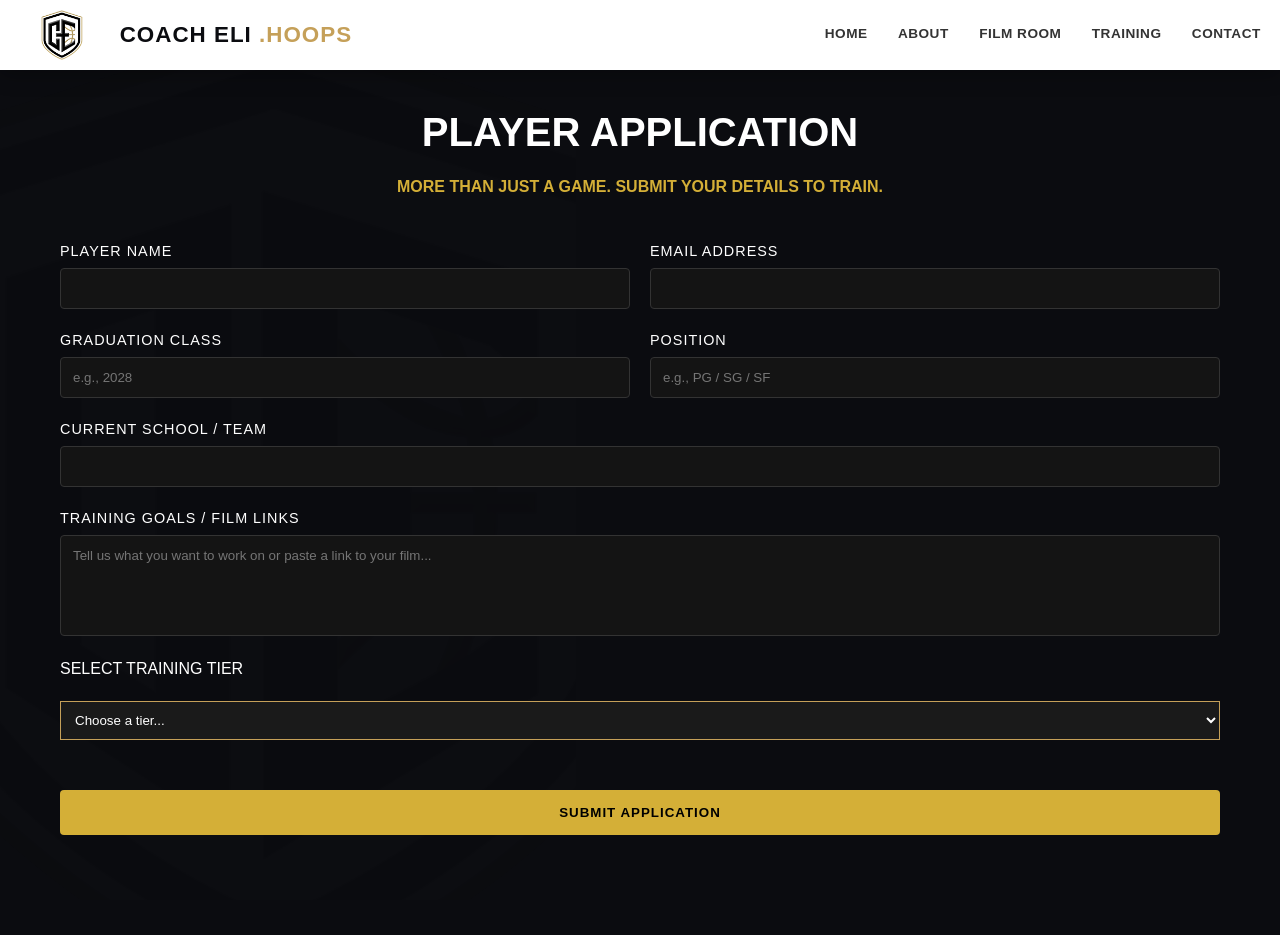
<file: contact.html>
<!DOCTYPE html>
<html lang="en">
<head>
    <meta name="viewport" content="width=device-width, initial-scale=1.0">
    <link rel="stylesheet" href="style.css">
    <!-- Google tag (gtag.js) -->
    <script async src="https://www.googletagmanager.com/gtag/js?id=G-3D3RWR04X3"></script>
    <script>
    window.dataLayer = window.dataLayer || [];
    function gtag(){dataLayer.push(arguments);}
    gtag('js', new Date());

    gtag('config', 'G-3D3RWR04X3');
    </script>
    <meta charset="UTF-8">
    <meta name="viewport" content="width=device-width, initial-scale=1.0">
    <link rel="icon" type="image/png" href="CELogoFavicon.png">
    <title>Coach Eli | Player Development & Performance</title>
</head>
<body>

    <!-- Main Navigation Header -->
    <header>
        
        <!-- Logo and brand text grouped together perfectly on the left -->
        <div class="brand-logo-container">
            <img src="CELogo.png" alt="CE Elite Shield Logo">
            <div class="logo-text">COACH ELI<span> .HOOPS</span></div>
        </div>
        
        <nav class="nav-links">
            <a href="index.html">HOME</a>
            <a href="about.html">ABOUT</a>
            <a href="film-room.html">FILM ROOM</a>
            <a href="training.html">TRAINING</a>
            <a href="contact.html">CONTACT</a>
        </nav>
        </header>

        <!-- Background changed to transparent to let your main site background blend through -->
            <section id="contact" style="padding: 100px 20px; background: transparent; color: #ffffff;">
                <div style="width: 100%; max-width: 1200px; margin: 0 auto; padding: 0 20px; box-sizing: border-box;">
                    <h2 style="text-align: center; font-size: 2.5rem; color: #ffffff; margin-bottom: 10px;">PLAYER APPLICATION</h2>
                    <p style="text-align: center; color: #d4af37; font-weight: 600; margin-bottom: 40px;">MORE THAN JUST A GAME. SUBMIT YOUR DETAILS TO TRAIN.</p>
                    
                    <!-- Added the id="app-form" directly to your actual working form -->
                    <form id="app-form" action="https://formspree.io/f/xnjkpkvy" method="POST" style="display: flex; flex-direction: column; gap: 20px;">
                        <input type="text" name="_gotcha" style="display:none">
                        <input type="hidden" name="_subject" value="NEW PLAYER APPLICATION!">

                        <!-- Row 1: Name & Email -->
                        <div style="display: flex; gap: 20px;">
                            <div style="flex: 1; display: flex; flex-direction: column; gap: 5px;">
                                <label style="font-size: 0.9rem; text-transform: uppercase; letter-spacing: 1px;">Player Name</label>
                                <input type="text" name="name" required style="padding: 12px; background: #141414; border: 1px solid #333; color: #fff; border-radius: 4px;">
                            </div>
                            <div style="flex: 1; display: flex; flex-direction: column; gap: 5px;">
                                <label style="font-size: 0.9rem; text-transform: uppercase; letter-spacing: 1px;">Email Address</label>
                                <input type="email" name="email" required style="padding: 12px; background: #141414; border: 1px solid #333; color: #fff; border-radius: 4px;">
                            </div>
                        </div>

                        <!-- Row 2: Class & Position -->
                        <div style="display: flex; gap: 20px;">
                            <div style="flex: 1; display: flex; flex-direction: column; gap: 5px;">
                                <label style="font-size: 0.9rem; text-transform: uppercase; letter-spacing: 1px;">Graduation Class</label>
                                <input type="text" name="grad_class" placeholder="e.g., 2028" required style="padding: 12px; background: #141414; border: 1px solid #333; color: #fff; border-radius: 4px;">
                            </div>
                            <div style="flex: 1; display: flex; flex-direction: column; gap: 5px;">
                                <label style="font-size: 0.9rem; text-transform: uppercase; letter-spacing: 1px;">Position</label>
                                <input type="text" name="position" placeholder="e.g., PG / SG / SF" required style="padding: 12px; background: #141414; border: 1px solid #333; color: #fff; border-radius: 4px;">
                            </div>
                        </div>

                        <!-- Row 3: School / AAU Team -->
                        <div style="display: flex; flex-direction: column; gap: 5px;">
                            <label style="font-size: 0.9rem; text-transform: uppercase; letter-spacing: 1px;">Current School / Team</label>
                            <input type="text" name="team" required style="padding: 12px; background: #141414; border: 1px solid #333; color: #fff; border-radius: 4px;">
                        </div>

                        <!-- Row 4: Goals / Details -->
                        <div style="display: flex; flex-direction: column; gap: 5px;">
                            <label style="font-size: 0.9rem; text-transform: uppercase; letter-spacing: 1px;">Training Goals / Film Links</label>
                            <textarea name="goals" rows="5" placeholder="Tell us what you want to work on or paste a link to your film..." required style="padding: 12px; background: #141414; border: 1px solid #333; color: #fff; border-radius: 4px; resize: none;"></textarea>
                        </div>

                        <label for="training-tier">SELECT TRAINING TIER</label>
                        <select id="training-tier" name="training-tier" required style="width: 100%; padding: 10px; margin-bottom: 20px; background: #1a1a1a; color: #fff; border: 1px solid #c5a059;">
                            <option value="" disabled selected>Choose a tier...</option>
                            <option value="1-on-1">1-on-1 Elite Progression</option>
                            <option value="small-group">Small Group Skill Lab</option>
                            <option value="team-consulting">Team System Consulting</option>
                        </select>

                        <!-- Submit Button -->
                        <button type="submit" style="background-color: #d4af37; color: #000000; padding: 15px; font-weight: 800; text-transform: uppercase; letter-spacing: 1px; border: none; border-radius: 4px; cursor: pointer; transition: background 0.2s ease-in-out; margin-top: 10px;">
                            Submit Application
                        </button>
                    </form>

                    <!-- Custom success message safely nested inside the main container -->
                    <div id="form-success-msg" style="display: none; text-align: center; padding: 40px; border: 1px dashed #d4af37; border-radius: 8px; background-color: #141414; margin-top: 20px;">
                        <h3 style="color: #d4af37; font-size: 1.8rem; margin-bottom: 10px;">APPLICATION SUBMITTED!</h3>
                        <p style="color: #ffffff;">Thank you for applying. We will review your details and film link shortly.</p>
                    </div>
                </div>
            </section>

            <script>
                const form = document.getElementById("app-form");
                const successMessage = document.getElementById("form-success-msg");

                form.addEventListener("submit", async function(e) {
                    e.preventDefault(); // Prevents redirecting to Formspree page
                    
                    const formData = new FormData(form);
                    
                    const response = await fetch(form.action, {
                        method: form.method,
                        body: formData,
                        headers: {
                            'Accept': 'application/json'
                        }
                    });
                    
                    if (response.ok) {
                        form.style.display = "none"; // Hides form inputs smoothly
                        successMessage.style.display = "block"; // Shows your custom gold message
                        form.reset();
                    } else {
                        alert("Oops! There was a problem submitting your application. Please try again.");
                    }
                });

            </script>

            <script>
                document.addEventListener("DOMContentLoaded", function() {
                    // Automatically detect which training tier the user clicked on
                    const urlParams = new URLSearchParams(window.location.search);
                    const selectedPackage = urlParams.get('package');
                    
                    if (selectedPackage) {
                        // Updated to match your exact HTML id attribute
                        const selectDropdown = document.getElementById('training-tier');
                        
                        if (selectDropdown) {
                            // Matches the URL parameter to your exact HTML option values
                            if (selectedPackage === 'individual') selectDropdown.value = '1-on-1';
                            if (selectedPackage === 'group') selectDropdown.value = 'small-group';
                            if (selectedPackage === 'team') selectDropdown.value = 'team-consulting';
                            
                            // Trigger change event to update the UI
                            selectDropdown.dispatchEvent(new Event('change'));
                        }
                    }
                });
            </script>
</file>
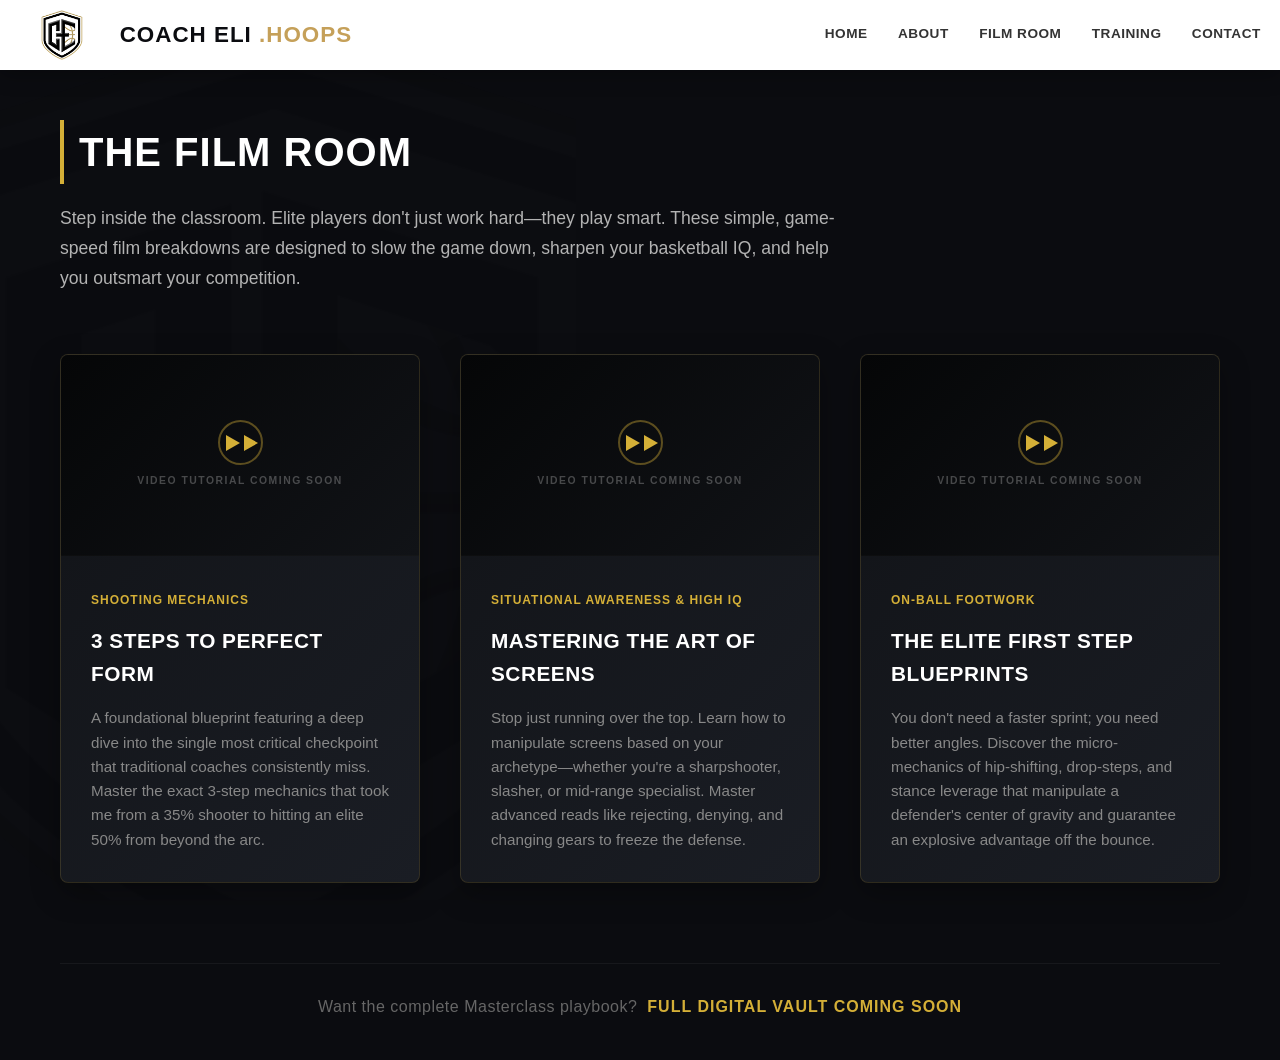
<file: film-room.html>
<!DOCTYPE html>
<html lang="en">
<head>
    <meta name="viewport" content="width=device-width, initial-scale=1.0">
    <link rel="stylesheet" href="style.css">
    <!-- Google tag (gtag.js) -->
    <script async src="https://www.googletagmanager.com/gtag/js?id=G-3D3RWR04X3"></script>
    <script>
    window.dataLayer = window.dataLayer || [];
    function gtag(){dataLayer.push(arguments);}
    gtag('js', new Date());

    gtag('config', 'G-3D3RWR04X3');
    </script>
    <meta charset="UTF-8">
    <link rel="icon" type="image/png" href="CELogoFavicon.png">
    <title>Coach Eli | Player Development & Performance</title>
</head>
<body>

    <!-- Main Navigation Header -->
    <header>
        <!-- Logo and brand text grouped together perfectly on the left -->
        <div class="brand-logo-container">
            <img src="CELogo.png" alt="CE Elite Shield Logo">
            <div class="logo-text">COACH ELI<span> .HOOPS</span></div>
        </div>
        
        <nav class="nav-links">
            <a href="index.html">HOME</a>
            <a href="about.html">ABOUT</a>
            <a href="film-room.html">FILM ROOM</a>
            <a href="training.html">TRAINING</a>
            <a href="contact.html">CONTACT</a>
        </nav>
    </header>

    <section id="film-room" class="film-section" style="background-color: transparent; padding: 120px 0 40px 0;">
        <div class="container" style="max-width: 1200px; margin: 0 auto; padding: 0 20px;">
            
            <h2 class="section-title">The Film Room</h2>
            <p class="film-lead" style="color: #b3b3b3; font-size: 1.1rem; max-width: 800px; line-height: 1.7; margin-bottom: 60px;">
                Step inside the classroom. Elite players don't just work hard—they play smart. These simple, game-speed film breakdowns are designed to slow the game down, sharpen your basketball IQ, and help you outsmart your competition.
            </p>

            <div class="film-grid" style="display: grid; grid-template-columns: repeat(auto-fit, minmax(320px, 1fr)); gap: 40px; margin-bottom: 60px;">
                
                <!-- Card 1: Form Shooting Mechanics -->
                <div class="film-card" style="background: linear-gradient(135deg, #111317 0%, #1a1d24 100%); border: 1px solid rgba(212, 175, 55, 0.15); border-radius: 8px; overflow: hidden; box-shadow: 0 10px 30px rgba(0,0,0,0.3);">
                    <!-- Video Box Placeholder -->
                    <div class="video-thumbnail-placeholder" style="position: relative; width: 100%; aspect-ratio: 16 / 9; background: linear-gradient(135deg, #050607 0%, #111317 100%); display: flex; flex-direction: column; align-items: center; justify-content: center; border-bottom: 1px solid rgba(255, 255, 255, 0.03);">
                        <div class="play-icon-ring" style="width: 45px; height: 45px; border: 2px solid rgba(212, 175, 55, 0.4); border-radius: 50%; display: flex; justify-content: center; align-items: center; position: relative; z-index: 2; margin-bottom: 8px;">
                            <!-- Your custom double-arrow icon engine will render here automatically -->
                            <div style="width: 0; height: 0; border-style: solid; border-width: 8px 0 8px 14px; border-color: transparent transparent transparent #d4af37; margin-left: 4px;"></div>
                        </div>
                        <span style="color: rgba(255, 255, 255, 0.25); font-size: 0.65rem; font-weight: 700; letter-spacing: 1.5px; text-transform: uppercase;">Video Tutorial Coming Soon</span>
                    </div>
                    
                    <div class="card-content" style="padding: 30px;">
                        <span class="badge" style="color: #d4af37; font-size: 0.75rem; font-weight: 700; text-transform: uppercase; letter-spacing: 1px;">Shooting Mechanics</span>
                        <h3 style="color: #fff; font-size: 1.3rem; margin: 12px 0 16px 0; text-transform: uppercase; letter-spacing: 0.5px;">3 Steps to Perfect Form</h3>
                        <p style="color: #888; font-size: 0.95rem; line-height: 1.6; margin: 0;">A foundational blueprint featuring a deep dive into the single most critical checkpoint that traditional coaches consistently miss. Master the exact 3-step mechanics that took me from a 35% shooter to hitting an elite 50% from beyond the arc.</p>
                    </div>
                </div>

                <div class="film-card" style="background: linear-gradient(135deg, #111317 0%, #1a1d24 100%); border: 1px solid rgba(212, 175, 55, 0.15); border-radius: 8px; overflow: hidden; box-shadow: 0 10px 30px rgba(0,0,0,0.3);">
                    <div class="video-thumbnail-placeholder" style="position: relative; width: 100%; aspect-ratio: 16 / 9; background: linear-gradient(135deg, #050607 0%, #111317 100%); display: flex; flex-direction: column; align-items: center; justify-content: center; border-bottom: 1px solid rgba(255, 255, 255, 0.03);">
                        <div class="play-icon-ring" style="width: 45px; height: 45px; border: 2px solid rgba(212, 175, 55, 0.4); border-radius: 50%; display: flex; justify-content: center; align-items: center; position: relative; z-index: 2; margin-bottom: 8px;">
                            <div style="width: 0; height: 0; border-style: solid; border-width: 8px 0 8px 14px; border-color: transparent transparent transparent #d4af37; margin-left: 4px;"></div>
                        </div>
                        <span style="color: rgba(255, 255, 255, 0.25); font-size: 0.65rem; font-weight: 700; letter-spacing: 1.5px; text-transform: uppercase;">Video Tutorial Coming Soon</span>
                    </div>
                    
                    <div class="card-content" style="padding: 30px;">
                        <span class="badge" style="color: #d4af37; font-size: 0.75rem; font-weight: 700; text-transform: uppercase; letter-spacing: 1px;">Situational Awareness & High IQ</span>
                        <h3 style="color: #fff; font-size: 1.3rem; margin: 12px 0 16px 0; text-transform: uppercase; letter-spacing: 0.5px;">Mastering the Art of Screens</h3>
                        <p style="color: #888; font-size: 0.95rem; line-height: 1.6; margin: 0;">
                            Stop just running over the top. Learn how to manipulate screens based on your archetype—whether you're a sharpshooter, slasher, or mid-range specialist. Master advanced reads like rejecting, denying, and changing gears to freeze the defense.
                        </p>
                    </div>
                </div>

                <!-- Card 3 -->
                                <div class="film-card" style="background: linear-gradient(135deg, #111317 0%, #1a1d24 100%); border: 1px solid rgba(212, 175, 55, 0.15); border-radius: 8px; overflow: hidden; box-shadow: 0 10px 30px rgba(0,0,0,0.3);">
                                    <div class="video-thumbnail-placeholder" style="position: relative; width: 100%; aspect-ratio: 16 / 9; background: linear-gradient(135deg, #050607 0%, #111317 100%); display: flex; flex-direction: column; align-items: center; justify-content: center; border-bottom: 1px solid rgba(255, 255, 255, 0.03);">
                                        <div class="play-icon-ring" style="width: 45px; height: 45px; border: 2px solid rgba(212, 175, 55, 0.4); border-radius: 50%; display: flex; justify-content: center; align-items: center; position: relative; z-index: 2; margin-bottom: 8px;">
                                            <div style="width: 0; height: 0; border-style: solid; border-width: 8px 0 8px 14px; border-color: transparent transparent transparent #d4af37; margin-left: 4px;"></div>
                                        </div>
                                        <span style="color: rgba(255, 255, 255, 0.25); font-size: 0.65rem; font-weight: 700; letter-spacing: 1.5px; text-transform: uppercase;">Video Tutorial Coming Soon</span>
                                    </div>
                                    <div class="card-content" style="padding: 30px;">
                                        <span class="badge" style="color: #d4af37; font-size: 0.75rem; font-weight: 700; text-transform: uppercase; letter-spacing: 1px;">On-Ball Footwork</span>
                                        <h3 style="color: #fff; font-size: 1.3rem; margin: 12px 0 16px 0; text-transform: uppercase; letter-spacing: 0.5px;">The Elite First Step Blueprints</h3>
                                        <p style="color: #888; font-size: 0.95rem; line-height: 1.6; margin: 0;">You don't need a faster sprint; you need better angles. Discover the micro-mechanics of hip-shifting, drop-steps, and stance leverage that manipulate a defender's center of gravity and guarantee an explosive advantage off the bounce.</p>
                                    </div>
                                </div>

                            </div> <!-- THIS CLOSING DIV CLOSES THE FILM-GRID SO THE CTA CAN ESCAPE -->

                            <!-- Funnel Link - Completely independent and perfectly centered below the grid -->
                            <div class="film-cta" style="text-align: center; margin-top: 80px; padding-top: 30px; border-top: 1px solid rgba(255, 255, 255, 0.05); width: 100%;">
                                <p style="color: #666; font-size: 1rem; letter-spacing: 0.5px; margin: 0;">
                                    Want the complete Masterclass playbook? <span style="color: #d4af37; font-weight: 700; text-transform: uppercase; margin-left: 5px; letter-spacing: 1px;">Full Digital Vault Coming Soon</span>
                                </p>
                            </div>

                        </div> <!-- Closes the main .container -->
                    </section>

</body>
</html>
</file>
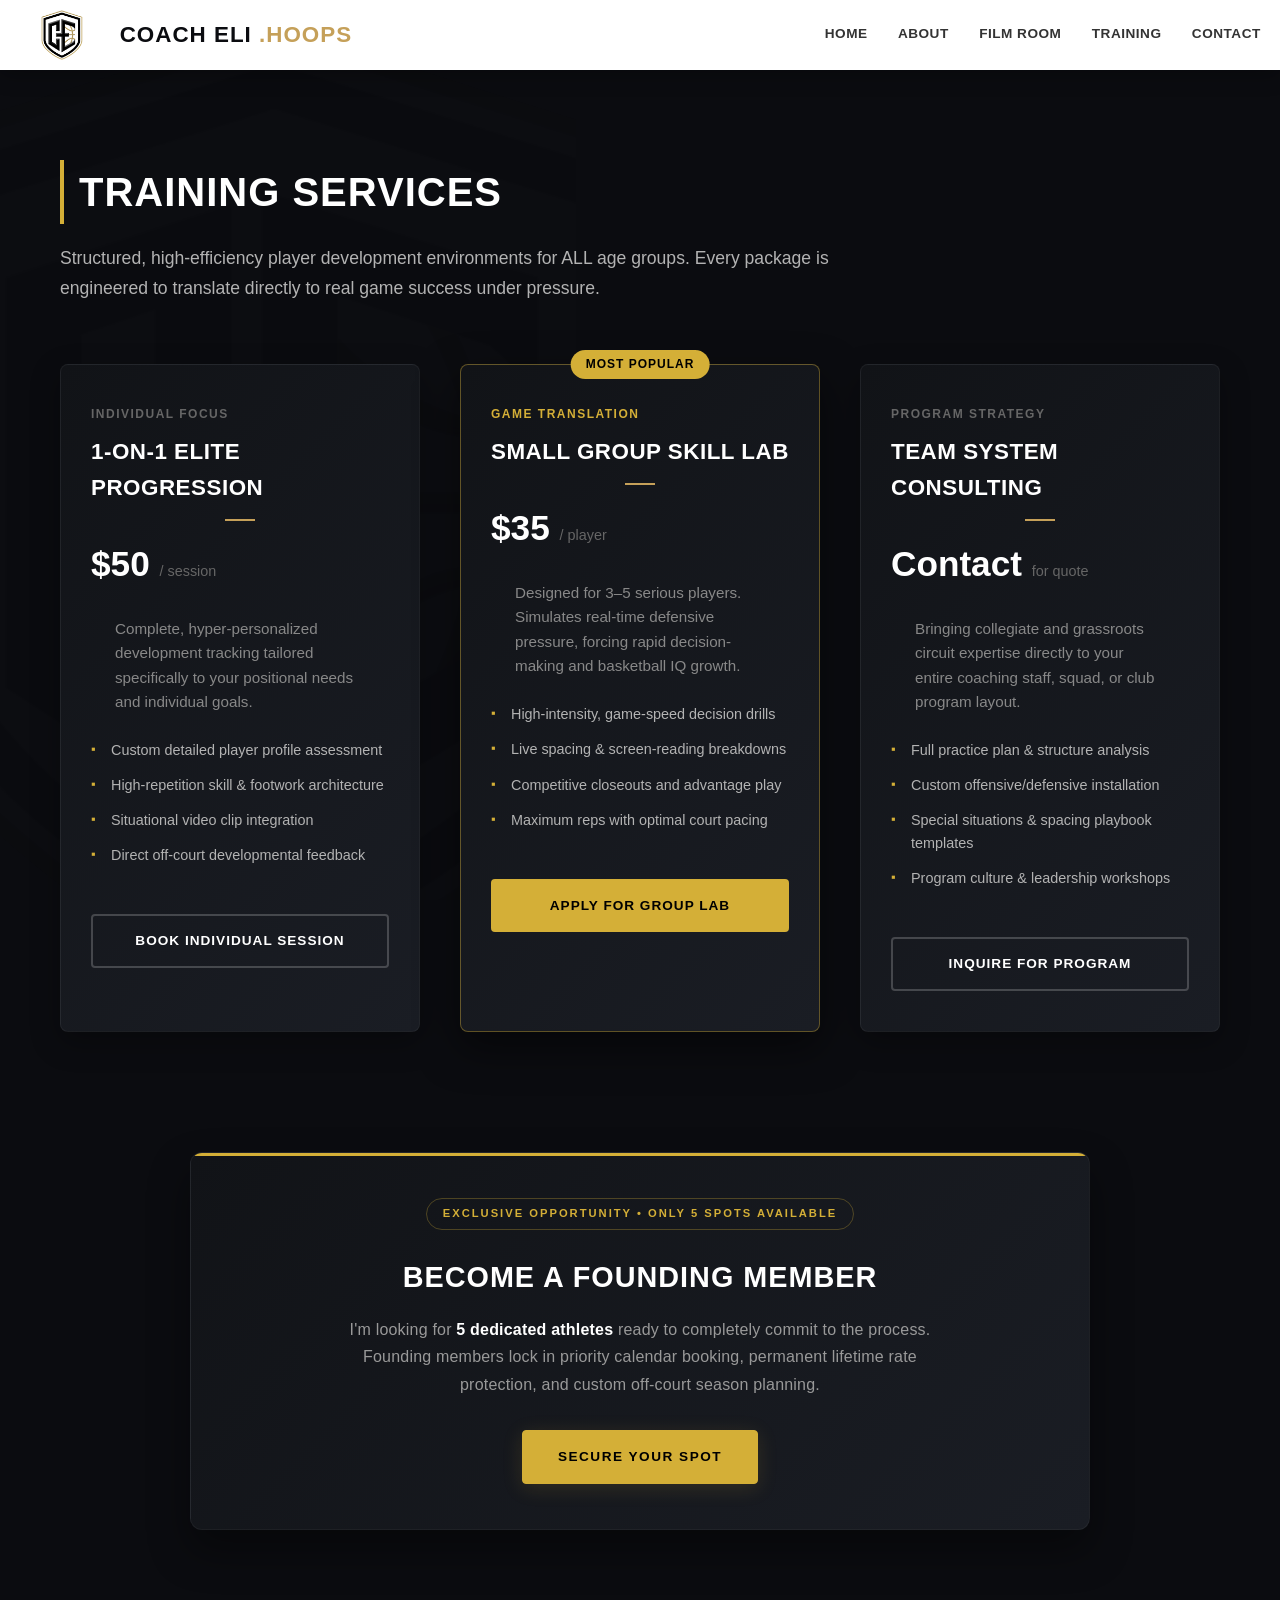
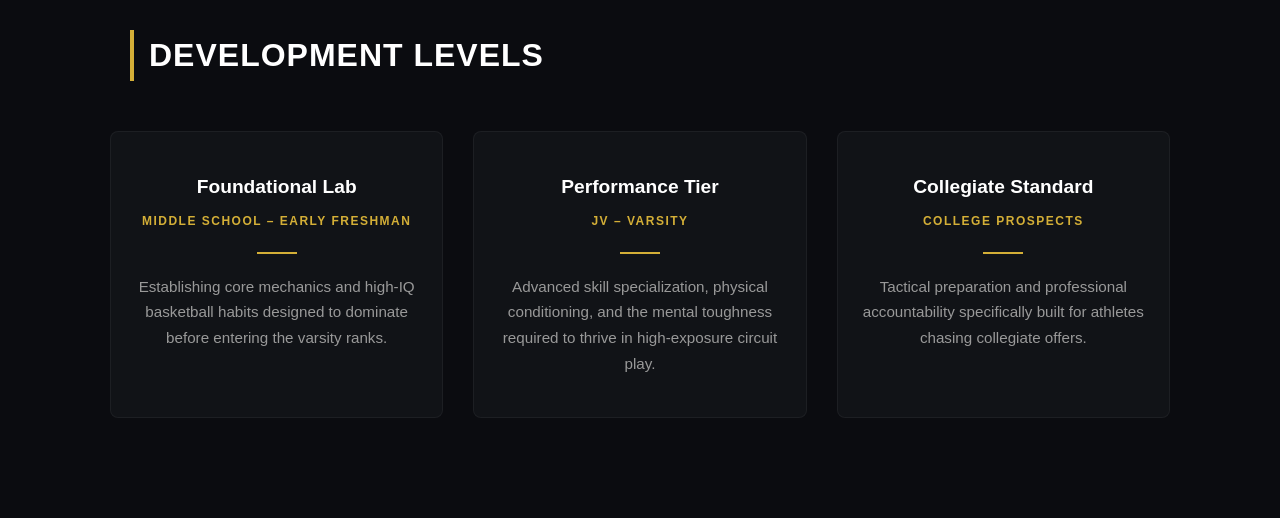
<file: training.html>
<!DOCTYPE html>
        <html lang="en">
        <head>
            <meta name="viewport" content="width=device-width, initial-scale=1.0">
            <link rel="stylesheet" href="style.css">
            <!-- Google tag (gtag.js) -->
            <script async src="https://www.googletagmanager.com/gtag/js?id=G-3D3RWR04X3"></script>
            <script>
            window.dataLayer = window.dataLayer || [];
            function gtag(){dataLayer.push(arguments);}
            gtag('js', new Date());

            gtag('config', 'G-3D3RWR04X3');
            </script>
            <meta charset="UTF-8">
            <meta name="viewport" content="width=device-width, initial-scale=1.0">
            <link rel="icon" type="image/png" href="CELogoFavicon.png">
            <title>Coach Eli | Player Development & Performance</title>
        </head>
        <body>

            <!-- Main Navigation Header -->
            <header>
                
                <!-- Logo and brand text grouped together perfectly on the left -->
                <div class="brand-logo-container">
                    <img src="CELogo.png" alt="CE Elite Shield Logo">
                    <div class="logo-text">COACH ELI<span> .HOOPS</span></div>
                </div>
                
                <nav class="nav-links">
                    <a href="index.html">HOME</a>
                    <a href="about.html">ABOUT</a>
                    <a href="film-room.html">FILM ROOM</a>
                    <a href="training.html">TRAINING</a>
                    <a href="contact.html">CONTACT</a>
                </nav>
                </header>
        
        <!-- Change padding-top to 160px to push the content safely below the fixed header -->
            <section id="training" class="training-section" style="background-color: transparent; padding: 160px 0 40px 0;">
            <div class="container" style="max-width: 1200px; margin: 0 auto; padding: 0 20px;">
                
                <h2 class="section-title">Training Services</h2>
                <p class="training-lead" style="color: #b3b3b3; font-size: 1.1rem; max-width: 800px; line-height: 1.7; margin-bottom: 60px;">
                    Structured, high-efficiency player development environments for ALL age groups. Every package is engineered to translate directly to real game success under pressure.
                </p>

                <div class="training-grid" style="display: grid; grid-template-columns: repeat(auto-fit, minmax(320px, 1fr)); gap: 40px;">
                    
                    <!-- Card 1: 1-on-1 -->
                    <div class="service-card">
                        <div class="service-header">
                            <span class="service-tag">Individual Focus</span>
                            <h3>1-on-1 Elite Progression</h3>
                            <div class="price">$50 <span class="per-session">/ session</span></div>
                        </div>
                        <div class="service-body">
                            <p>Complete, hyper-personalized development tracking tailored specifically to your positional needs and individual goals.</p>
                            <ul class="service-features">
                                <li>Custom detailed player profile assessment</li>
                                <li>High-repetition skill & footwork architecture</li>
                                <li>Situational video clip integration</li>
                                <li>Direct off-court developmental feedback</li>
                            </ul>
                            <a href="contact.html?package=individual" style="display: block; text-align: center; text-decoration: none; color: #fff; background-color: transparent; border: 2px solid rgba(255, 255, 255, 0.2); border-radius: 4px; padding: 14px 0; font-size: 0.85rem; font-weight: 700; letter-spacing: 1px; text-transform: uppercase; transition: all 0.3s ease; width: 100%; box-sizing: border-box;">
                                Book Individual Session
                            </a>
                        </div>
                    </div>

                    <!-- Card 2: Small Group (Featured) -->
                    <div class="service-card featured-card">
                        <div class="featured-badge">Most Popular</div>
                        <div class="service-header">
                            <span class="service-tag" style="color: #d4af37;">Game Translation</span>
                            <h3>Small Group Skill Lab</h3>
                            <div class="price">$35 <span class="per-session">/ player</span></div>
                        </div>
                        <div class="service-body">
                            <p>Designed for 3–5 serious players. Simulates real-time defensive pressure, forcing rapid decision-making and basketball IQ growth.</p>
                            <ul class="service-features">
                                <li>High-intensity, game-speed decision drills</li>
                                <li>Live spacing & screen-reading breakdowns</li>
                                <li>Competitive closeouts and advantage play</li>
                                <li>Maximum reps with optimal court pacing</li>
                            </ul>
                                <a href="contact.html?package=group" style="display: block; width: 100%; text-align: center; text-decoration: none; color: #000; background-color: #d4af37; border: 2px solid #d4af37; border-radius: 4px; padding: 14px 0; font-size: 0.85rem; font-weight: 700; letter-spacing: 1px; text-transform: uppercase; transition: all 0.3s ease; box-sizing: border-box; display: inline-block !important; float: none;">
                                    Apply for Group Lab
                                </a>
                        </div>
                    </div>

                    <!-- Card 3: Team Consulting -->
                    <div class="service-card">
                        <div class="service-header">
                            <span class="service-tag">Program Strategy</span>
                            <h3>Team System Consulting</h3>
                            <div class="price">Contact <span class="per-session">for quote</span></div>
                        </div>
                        <div class="service-body">
                            <p>Bringing collegiate and grassroots circuit expertise directly to your entire coaching staff, squad, or club program layout.</p>
                            <ul class="service-features">
                                <li>Full practice plan & structure analysis</li>
                                <li>Custom offensive/defensive installation</li>
                                <li>Special situations & spacing playbook templates</li>
                                <li>Program culture & leadership workshops</li>
                            </ul>
                            <a href="contact.html?package=team" style="display: block; text-align: center; text-decoration: none; color: #fff; background-color: transparent; border: 2px solid rgba(255, 255, 255, 0.2); border-radius: 4px; padding: 14px 0; font-size: 0.85rem; font-weight: 700; letter-spacing: 1px; text-transform: uppercase; transition: all 0.3s ease; width: 100%; box-sizing: border-box;">
                                Inquire for Program
                            </a>
                        </div>
                    </div>

                </div>
            </div>
        </section>

            <!-- Sleek, High-End Founding Member Section -->
            <div class="founding-member-cta" style="width: 100%; max-width: 900px; margin: 80px auto 40px auto; background: linear-gradient(135deg, #111317 0%, #1a1d24 100%); border: 1px solid rgba(255, 255, 255, 0.05); border-radius: 12px; padding: 45px 40px; text-align: center; box-shadow: 0 20px 40px rgba(0, 0, 0, 0.4); position: relative; overflow: hidden; box-sizing: border-box;">
                
                <!-- Subtle top gold accent line instead of a full box border -->
                <div style="position: absolute; top: 0; left: 0; width: 100%; height: 3px; background: #d4af37;"></div>
                
                <!-- Limited Spots Badge - Cleaned up outline -->
                <span style="display: inline-block; border: 1px solid rgba(212, 175, 55, 0.3); color: #d4af37; font-size: 0.7rem; font-weight: 700; text-transform: uppercase; letter-spacing: 2px; padding: 6px 16px; border-radius: 50px; margin-bottom: 24px;">
                    Exclusive Opportunity • Only 5 Spots Available
                </span>
                
                <h3 style="color: #fff; font-size: 1.8rem; font-weight: 800; text-transform: uppercase; letter-spacing: 1px; margin: 0 0 16px 0;">
                    Become a Founding Member
                </h3>
                
                <p style="color: #999; font-size: 1rem; line-height: 1.7; max-width: 620px; margin: 0 auto 32px auto; letter-spacing: 0.2px;">
                    I'm looking for <strong style="color: #fff; font-weight: 600;">5 dedicated athletes</strong> ready to completely commit to the process. Founding members lock in priority calendar booking, permanent lifetime rate protection, and custom off-court season planning.
                </p>
                
                <!-- Refined Action Button -->
                <a href="contact.html?package=individual" style="display: inline-block; text-decoration: none; color: #000; background-color: #d4af37; border: 1px solid #d4af37; border-radius: 4px; padding: 15px 35px; font-size: 0.85rem; font-weight: 700; letter-spacing: 1.5px; text-transform: uppercase; transition: all 0.3s ease; box-shadow: 0 4px 20px rgba(214, 175, 55, 0.15);">
                    Secure Your Spot
                </a>
                
            </div>

                    <!-- Development Levels Section -->
        <div class="development-levels" style="width: 100%; max-width: 1100px; margin: 60px auto; padding: 40px 20px; text-align: center;">

            <div style="margin-bottom: 50px; text-align: left; padding-left: 20px;">
                <h2 style="color: #fff; font-size: 2rem; font-weight: 800; text-transform: uppercase; letter-spacing: 1px; margin: 0; border-left: 4px solid #d4af37; padding-left: 15px;">
                    Development Levels
                </h2>
            </div>

            <div style="display: flex; flex-wrap: wrap; justify-content: center; gap: 30px;">
                
                <!-- Level 1: Middle School / Early Freshman -->
                <div style="flex: 1 1 300px; max-width: 350px; background: #111317; border: 1px solid rgba(255,255,255,0.05); border-radius: 8px; padding: 40px 25px;">
                    <h4 style="color: #fff; font-size: 1.2rem; font-weight: 700; margin-bottom: 10px;">Foundational Lab</h4>
                    <p style="color: #d4af37; font-size: 0.75rem; font-weight: 700; text-transform: uppercase; letter-spacing: 1.5px; margin-bottom: 20px;">Middle School – Early Freshman</p>
                    <div style="width: 40px; height: 2px; background: #d4af37; margin: 0 auto 20px auto;"></div>
                    <p style="color: #999; font-size: 0.95rem; line-height: 1.7;">Establishing core mechanics and high-IQ basketball habits designed to dominate before entering the varsity ranks.</p>
                </div>

                <!-- Level 2: JV / Varsity -->
                <div style="flex: 1 1 300px; max-width: 350px; background: #111317; border: 1px solid rgba(255,255,255,0.05); border-radius: 8px; padding: 40px 25px;">
                    <h4 style="color: #fff; font-size: 1.2rem; font-weight: 700; margin-bottom: 10px;">Performance Tier</h4>
                    <p style="color: #d4af37; font-size: 0.75rem; font-weight: 700; text-transform: uppercase; letter-spacing: 1.5px; margin-bottom: 20px;">JV – Varsity</p>
                    <div style="width: 40px; height: 2px; background: #d4af37; margin: 0 auto 20px auto;"></div>
                    <p style="color: #999; font-size: 0.95rem; line-height: 1.7;">Advanced skill specialization, physical conditioning, and the mental toughness required to thrive in high-exposure circuit play.</p>
                </div>

                <!-- Level 3: College Prospects -->
                <div style="flex: 1 1 300px; max-width: 350px; background: #111317; border: 1px solid rgba(255,255,255,0.05); border-radius: 8px; padding: 40px 25px;">
                    <h4 style="color: #fff; font-size: 1.2rem; font-weight: 700; margin-bottom: 10px;">Collegiate Standard</h4>
                    <p style="color: #d4af37; font-size: 0.75rem; font-weight: 700; text-transform: uppercase; letter-spacing: 1.5px; margin-bottom: 20px;">College Prospects</p>
                    <div style="width: 40px; height: 2px; background: #d4af37; margin: 0 auto 20px auto;"></div>
                    <p style="color: #999; font-size: 0.95rem; line-height: 1.7;">Tactical preparation and professional accountability specifically built for athletes chasing collegiate offers.</p>
                </div>

            </div>
        </div>
</file>
<file: style.css>
:root {

            --bg-color: #0b0c10;

            --surface-color: #121417;

            --accent-color: #c5a059; /* Championship Gold */

            --text-color: #ffffff;

            --muted-text: #a0aab2;

            --nav-height: 70px;

        }



        html {

            scroll-behavior: smooth;

            /* This ensures your sections don't get tucked under your fixed white navbar */

            scroll-padding-top: 90px;

        }



        * {

            box-sizing: border-box;

            margin: 0;

            padding: 0;

            font-family: -apple-system, BlinkMacSystemFont, 'Segoe UI', Roboto, Helvetica, Arial, sans-serif;

        }



        body {

                background-color: #0b0c10;

                color: var(--text-color);

                line-height: 1.6;

                padding-top: var(--nav-height);

                position: relative;

                min-height: 100vh;

            }



            /* This creates a dedicated, faded background layer that won't affect text readability */

            body::before {

                content: "";

                position: fixed;

                top: var(--nav-height);

                left: -10vw; /* Pushes the left side slightly out to give the text breathing room */

                width: 55vw; /* Increased width so the logo scales up massive and intentional */

                height: calc(100vh - var(--nav-height));

               

                /* Going back to the transparent PNG asset file */

                background-image: url('CEBackground No Logo Transparent.png');

                background-repeat: no-repeat;

                background-position: left center;

               

                /* Using cover tells the browser to fill the space smoothly without shrinking the flat edge into view */

                background-size: cover;

               

                /* Clean, soft opacity overlay with normal colors restored */

                opacity: 0.02; /* Cut it roughly in half to push it deeper into the shadows */

               

                z-index: -1;

                pointer-events: none;

            }



        /* Fixed Navigation Bar at the Top */

        header {

            position: fixed;

            top: 0;

            left: 0;

            width: 100%;

            height: var(--nav-height);

            background-color: #ffffff;

            padding: 0 2rem;

            display: flex;

            justify-content: space-between;

            align-items: center;

            z-index: 1000;

            box-shadow: 0 4px 20px rgba(0,0,0,0.3);

            display: flex;
            justify-content: space-between; /* Keeps logo and nav separate */
            align-items: center;
            padding: 0 1rem; /* Reduced padding for mobile */
            flex-wrap: wrap; /* Allows items to wrap if they don't fit */

        }



        /* Combined Logo and Brand Wrapper */

        .brand-logo-container {

            display: flex;

            align-items: center;

            gap: 0.75rem; /* Perfect spacing between shield and text */

            height: 100%;

        }



        /* Custom styling for your Photoshop asset */

        .brand-logo-container img {

            height: 50px; /* Scales down smoothly inside your 70px nav bar */

            width: auto;

            object-fit: contain;

        }



        .logo-text {

            font-size: 1.4rem;

            font-weight: 900;

            text-transform: uppercase;

            letter-spacing: 1px;

            color: #0b0c10;

        }



        .logo-text span {

            color: var(--accent-color);

        }



        nav {

            display: flex;

            gap: 1.5rem;

        }



        nav a {

            color: #333333;

            text-decoration: none;

            font-weight: 700;

            text-transform: uppercase;

            font-size: 0.85rem;

            letter-spacing: 0.5px;

            padding: 0.5rem 0.2rem;

            border-bottom: 2px solid transparent;

            transition: border-color 0.2s, color 0.2s;

        }



        nav a:hover {

            color: var(--accent-color);

            border-color: var(--accent-color);

        }



        /* Split Hero Layout: Text Left, Contained Frame Right */

        .hero-container {
            max-width: 1200px;
            margin: 0 auto;
            padding: 4rem 2rem;
            grid-template-columns: 1.2fr 1fr;
            gap: 40px;
            display: flex;
            flex-direction: row; /* Forces items side-by-side */
            align-items: center;    /* Centers everything */
            justify-content: center; /* Creates space between text and image */
            min-height: 100vh
        }

        .hero-container {
            margin-bottom: 80px; /* Pushes the next section down */
        }


        .hero-text {
            display: flex;
            flex-direction: column;
            justify-content: center;
            align-items: center;    /* This centers the buttons and content horizontally */
            text-align: center;     /* This centers the text paragraphs and headings */
        }



        .hero-text h1 {

            font-size: 3.5rem;

            font-weight: 900;

            text-transform: uppercase;

            letter-spacing: -0.5px;

            line-height: 1.1;

            margin-bottom: 1rem;

        }



        .hero-text p {

            font-size: 1.25rem;

            color: var(--muted-text);

            margin-bottom: 1.5rem;

        }



        .hero-motto {

            font-size: 1rem;

            font-style: italic;

            color: var(--accent-color);

            font-weight: 700;

            text-transform: uppercase;

            letter-spacing: 1px;

            margin-bottom: 2rem;

        }



        .btn-wrapper {

            display: flex;

            gap: 1rem;

        }



        .btn {

            display: inline-block;

            background-color: var(--accent-color);

            color: #000000;

            padding: 1rem 2.5rem;

            font-weight: 700;

            text-transform: uppercase;

            text-decoration: none;

            letter-spacing: 0.5px;

            border-radius: 4px;

            transition: transform 0.2s, background-color 0.2s;

            text-align: center;

        }



        .btn:hover {

            transform: translateY(-2px);

            background-color: #b38f4b;

        }



        .btn-secondary {

            background-color: transparent;

            color: #ffffff;

            border: 2px solid #ffffff;

        }

       

        .btn-secondary:hover {

            background-color: #ffffff;

            color: #000000;

        }

        /* Contained Media Frame with Border */

        .media-frame {

            position: relative;

            width: 100%;
            max-width: 450px;

            aspect-ratio: 4 / 5; /* Perfect vertical/portrait photo crop */

            border: 3px solid var(--accent-color);

            border-radius: 8px;

            background-color: var(--surface-color);

            box-shadow: 0 10px 30px rgba(0,0,0,0.5);
            /* Change 'cover' to 'contain' to stop the cropping */
            background-size: contain !important; 
            background-repeat: no-repeat;
            background-position: top center;
            
            /* If you are using an <img> tag inside, use this instead: */
            /* object-fit: contain; */
            display: block;
            width: 100%;
            overflow: hidden;
            /* This ensures that whatever is inside the frame doesn't shrink */
            flex-shrink: 0; 
            }

        /* Container needs relative positioning to stack absolute images */

        .slideshow-inner {

            position: relative;

            width: 100%;

            height: 100%;

            overflow: hidden;

        }



        .slide {

            width: 100%;

            height: 100%;

            background-size: cover;

            background-position: center;

            position: absolute;

            top: 0;

            left: 0;

            opacity: 0;

            z-index: 1;

            transition: opacity 1200ms linear; /* Controls the exact speed of the blend */

        }



        /* Keeps the active slide sitting cleanly on top */

        .slide.active {

            opacity: 1;

            z-index: 2;

        }



        .slide:nth-child(1) { animation-delay: 0s; }

        .slide:nth-child(2) { animation-delay: 4s; }

        .slide:nth-child(3) { animation-delay: 8s; }



        @keyframes imageFade {

            0% { opacity: 0; }

            10% { opacity: 1; }

            33% { opacity: 1; }

            43% { opacity: 0; }

            100% { opacity: 0; }

        }



        /* Section anchors formatting */

        .section-wrapper {

            max-width: 1200px;

            margin: 4rem auto;

            padding: 2rem;

            border-top: 1px solid #1a1e24;

        }



        .section-wrapper h2 {

            font-size: 2rem;

            text-transform: uppercase;

            margin-bottom: 1.5rem;

            letter-spacing: 1px;

            border-left: 4px solid var(--accent-color);

            padding-left: 1rem;

        }



        .photo-grid {

            display: grid;

            grid-template-columns: repeat(auto-fill, minmax(280px, 1fr));

            gap: 1.5rem;

        }



        .photo-card {

            background-color: var(--surface-color);

            border-radius: 6px;

            overflow: hidden;

            aspect-ratio: 1 / 1;

            box-shadow: 0 4px 15px rgba(0,0,0,0.3);

        }



        .photo-card img {

            width: 100%;

            height: 100%;

            object-fit: cover;

        }

       

        /* Match the site's overall background and font */

        #who-we-serve {

            background: inherit; /* This pulls the same color as your page background */

            font-family: inherit; /* This pulls the font used globally */

            padding: 80px 20px;

            text-align: center;

        }



        #who-we-serve h2 {

            font-size: 2.5rem;

            text-transform: uppercase;

            font-weight: 700;

            color: #ffffff;

            margin-bottom: 50px;

           

            /* This adds the vertical gold line matching the About section */

            padding-left: 20px;

            border-left: 4px solid #c5a059;

           

            /* Ensure it aligns well with your grid */

            text-align: left;

            max-width: 1200px;

            margin-left: auto;

            margin-right: auto;

        }



        /* Ensure cards are transparent to let the main background show through */

        .service-card {

            background: transparent;

            border: none; /* Remove the box look entirely if you want a cleaner flow */

        }



        .service-grid {

            display: grid;

            grid-template-columns: repeat(3, 1fr);

            gap: 30px;

            max-width: 1200px;

            margin: 40px auto 0;

            justify-items: start; /* This forces the grid to align left instead of center */

        }



        .service-card h3 {

            color: #c5a059;

            font-size: 1.1rem;

            text-transform: uppercase;

            letter-spacing: 2px;

            margin-bottom: 20px;

            position: relative;

            padding-bottom: 15px;

        }



        /* Adds a small, elegant line under the title */

        .service-card h3::after {

            content: '';

            position: absolute;

            bottom: 0;

            left: 50%;

            transform: translateX(-50%);

            width: 30px;

            height: 2px;

            background: #c5a059;

        }



        .service-card p {

            color: #999;

            font-size: 0.95rem;

            line-height: 1.6;

            max-width: 250px;

            margin: 0 auto;

        }

        /* ==========================================================================
            NEW: About Me Styles (Top Section)
            ========================================================================== */
            .me-section {
                padding: 140px 0 60px 0; /* Deep top padding to clear fixed header */
                background-color: transparent;
                position: relative;
                overflow: hidden;
                width: 100%;
                box-sizing: border-box;
            }

            .me-container {
                display: grid;
                grid-template-columns: 1.2fr 1fr; /* Text wider on left, image on right */
                gap: 60px;
                align-items: center;
                max-width: 1200px;
                margin: 0 auto;
                padding: 0 20px;
                box-sizing: border-box;
            }

            .me-text-content h2 {
                font-family: inherit; /* Forces it to use the exact same font family as your other headers */
                font-size: 2.5rem;
                color: #ffffff;
                margin-bottom: 20px;
                font-weight: 800;
                letter-spacing: 1px;
                border-left: 4px solid #d4af37; /* The gold accent line */
                padding-left: 15px;
                text-transform: uppercase; /* Ensures it matches the all-caps look of the program header */
            }

            .me-text-content p {
                color: #a3a3a3;
                font-size: 1.05rem;
                line-height: 1.6;
                margin-bottom: 20px;
            }

            .me-text-content .lead-text {
                color: #d4af37; /* Highlighted gold lead text */
                font-size: 1.2rem;
                font-weight: 600;
            }

            .me-image-wrapper {
                position: relative;
                border-radius: 8px;
                overflow: hidden;
                box-shadow: 0 20px 40px rgba(0,0,0,0.5);
            }

            .me-img {
                width: 100%;
                height: auto;
                display: block;
                object-fit: cover;
                border: 1px solid rgba(212, 175, 55, 0.2);
                border-radius: 8px;
            }

            /* ==========================================================================
            UPDATED: About The Program Styles (Bottom Section)
            ========================================================================== */
            .about-section {
                padding: 60px 0 100px 0; /* Reduced top padding since it sits below About Me */
                background-color: transparent;
                position: relative;
                overflow: hidden;
                width: 100%;
                box-sizing: border-box;
            }

            /* Responsive Mobile Stacking for both sections */
            @media (max-width: 768px) {
                .me-section {
                    padding: 100px 0 30px 0;
                }
                
                .me-container {
                    grid-template-columns: 1fr; /* Stack text above image on mobile */
                    gap: 30px;
                }

                .about-section {
                    padding: 30px 0 80px 0;
                }
            }

        .about-section {
            /* Increase the top padding to 140px so your navigation header doesn't overlap the text */
            padding: 140px 0 80px 0;
            background-color: transparent;
            position: relative;
            overflow: hidden;
            width: 100%;
            box-sizing: border-box;
        }

        .about-container {
            display: grid;
            grid-template-columns: 1fr 1.2fr;
            gap: 60px;
            align-items: center;
            max-width: 1200px;
            margin: 0 auto;
            /* Use 20px padding on the sides so your content never hits the screen edges */
            padding: 0 20px;
            box-sizing: border-box;
        }


        /* Image Column Styling */

        .about-image-wrapper {

            position: relative;

            border-radius: 8px;

            overflow: hidden;

            box-shadow: 0 20px 40px rgba(0,0,0,0.5);

        }



        .about-img {

            width: 100%;

            height: auto;

            display: block;

            object-fit: cover;

            border: 1px solid rgba(212, 175, 55, 0.2); /* Subtle gold rim */

            border-radius: 8px;

        }



        /* Content Column Styling */

        .section-title {

            font-size: 2.5rem;

            color: #ffffff;

            text-transform: uppercase;

            margin-bottom: 20px;

            letter-spacing: 1px;

            border-left: 4px solid #d4af37; /* Clean gold vertical accent line */

            padding-left: 15px;

        }



        .about-lead {

            font-size: 1.2rem;

            color: #d4af37; /* Gold accent tone */

            font-weight: 600;

            line-height: 1.5;

            margin-bottom: 20px;

        }



        .about-text {

            font-size: 1rem;

            color: #b3b3b3;

            line-height: 1.7;

            margin-bottom: 15px;

        }



        /* Quick Stat Badges Layout */

        .about-stats {

            display: flex;

            gap: 20px;

            margin-top: 30px;

        }



        .stat-badge {

            background: linear-gradient(135deg, #111317 0%, #1a1d24 100%);

            border: 1px solid rgba(212, 175, 55, 0.15);

            padding: 15px 20px;

            border-radius: 6px;

            text-align: center;

            flex: 1;

        }



        .stat-num {

            display: block;

            font-size: 1.4rem;

            font-weight: 800;

            color: #ffffff;

            margin-bottom: 5px;

        }



        .stat-label {

            display: block;

            font-size: 0.75rem;

            color: #888888;

            text-transform: uppercase;

            letter-spacing: 1px;

        }

        /* Full-Width Affiliation Brand Showcase */
        .trusted-brands-section {
            padding: 60px 0 80px 0;
            background: transparent;
            border-top: 1px solid rgba(255, 255, 255, 0.05); /* Soft premium top frame line */
            width: 100%;
            box-sizing: border-box;
        }

        .brands-container {
            max-width: 1200px;
            margin: 0 auto;
            padding: 0 20px;
            text-align: center;
        }

        .brands-title {
            color: #d4af37; /* Signature gold color accent */
            font-size: 0.85rem;
            font-weight: 700;
            letter-spacing: 3px;
            margin-bottom: 40px;
            text-transform: uppercase;
        }

            /* Update the grid layout to perfectly space them out */
            .brands-grid {
                display: grid;
                grid-template-columns: repeat(6, 1fr);
                gap: 40px; /* Increased gap slightly for better separation */
                align-items: center;
                justify-content: center;
                margin-top: 20px;
            }

            /* Force each item to be an identical bounding box container */
            .brand-logo-card {
                display: flex;
                justify-content: center;
                align-items: center;
                height: 60px; /* Gives every logo the exact same vertical ceiling */
                width: 100%;
            }

            /* Make sure the images fill that bounding box perfectly without distortion */
            .brand-logo-card img {
                max-width: 100% !important;
                max-height: 100% !important; /* Constrains them perfectly to the 60px height */
                width: auto !important;
                height: auto !important;
                object-fit: contain !important;
                opacity: 1 !important;
                filter: none !important;
                transition: transform 0.3s ease;
            }

            .brand-logo-card img:hover {
                transform: scale(1.08);
            }

        /* Responsive Scaling Viewports */
        @media (max-width: 992px) {
            .brands-grid {
                grid-template-columns: repeat(3, 1fr); /* 3x2 Grid format for Tablets */
                gap: 40px;
            }
        }

        @media (max-width: 576px) {
            .brands-grid {
                grid-template-columns: repeat(2, 1fr); /* 2x3 Grid format for Phones */
                gap: 30px;
            }
            .brand-logo-card img {
                max-height: 40px; /* Slightly more compact for phone viewports */
            }
        }

        /* Film Room Section */

        .film-grid {

            display: grid;

            grid-template-columns: repeat(auto-fit, minmax(340px, 1fr));

            gap: 2rem;

            margin-top: 2rem;

        }



        .film-card {

            background-color: var(--surface-color);

            border: 1px solid #1a1e24;

            border-radius: 8px;

            overflow: hidden;

            box-shadow: 0 4px 15px rgba(0,0,0,0.3);

            transition: transform 0.2s, border-color 0.2s;

        }



        .film-card:hover .play-icon-ring {
            transform: scale(1.1);
            border-color: #d4af37 !important;
            box-shadow: 0 0 15px rgba(214, 175, 55, 0.25);
            transition: all 0.3s ease;
        }

        /* Video Slot Container */
        .video-placeholder-box {
            width: 100%;
            aspect-ratio: 16 / 9; /* Perfect wide-screen video dimension */
            background: linear-gradient(135deg, #111111 0%, #1a1a1a 100%);
            position: relative;
            display: flex;
            justify-content: center;
            align-items: center;
            border-top-left-radius: 6px;
            border-top-right-radius: 6px;
            border-bottom: 1px solid rgba(255, 255, 255, 0.03);
            overflow: hidden;
        }

        /* Tactical X and O Grid background layer */
        .video-placeholder-box::before {
            content: '';
            position: absolute;
            width: 100%;
            height: 100%;
            background-image: radial-gradient(rgba(214, 175, 55, 0.05) 1px, transparent 1px);
            background-size: 15px 15px;
            opacity: 0.7;
        }

        /* Premium Play Button Ring Overlay */
        .play-icon-ring {
            width: 45px;
            height: 45px;
            border: 2px solid rgba(214, 175, 55, 0.4); /* Subtle gold ring */
            border-radius: 50%;
            display: flex;
            justify-content: center;
            align-items: center;
            position: relative;
            z-index: 2;
            transition: all 0.3s ease;
        }

        /* The physical triangle play icon pointer */
        .play-icon-ring::after {
            content: '';
            display: block;
            width: 0;
            height: 0;
            border-style: solid;
            border-width: 8px 0 8px 14px;
            border-color: transparent transparent transparent #d4af37; /* Gold fill */
            margin-left: 4px; /* Centers the triangle weight visually */
        }

        /* Interactive hover action on the cards */
        .video-card-container:hover .play-icon-ring {
            transform: scale(1.1);
            border-color: #d4af37;
            box-shadow: 0 0 15px rgba(214, 175, 55, 0.2);
        }

        /* Subtle Coming Soon Notice Text */
        .coming-soon-tag {
            position: absolute;
            bottom: 12px;
            color: rgba(255, 255, 255, 0.25);
            font-size: 0.65rem;
            font-weight: 700;
            letter-spacing: 1.5px;
            text-transform: uppercase;
        }

        .video-thumbnail-wrapper {

            position: relative;

            width: 100%;

            aspect-ratio: 16 / 9; /* Perfect wide video format */

            background-color: #000;

        }



        .video-thumbnail-wrapper img {

            width: 100%;

            height: 100%;

            object-fit: cover;

            opacity: 0.75;

            transition: opacity 0.2s;

        }



        .film-card:hover .video-thumbnail-wrapper img {

            opacity: 0.9;

        }



        /* Tactical Play Button Overlay */

        .play-overlay {

            position: absolute;

            top: 50%;

            left: 50%;

            transform: translate(-50%, -50%);

            width: 50px;

            height: 50px;

            background-color: rgba(197, 160, 89, 0.9); /* Championship Gold */

            border-radius: 50%;

            display: flex;

            align-items: center;

            justify-content: center;

            box-shadow: 0 0 15px rgba(197, 160, 89, 0.4);

            cursor: pointer;

        }



        .play-overlay::after {

            content: '';

            display: block;

            width: 0;

            height: 0;

            border-style: solid;

            border-width: 8px 0 8px 14px;

            border-color: transparent transparent transparent #000000;

            margin-left: 3px;

        }



        .film-content {

            padding: 1.5rem;

        }



        .film-tag {

            display: inline-block;

            background-color: rgba(197, 160, 89, 0.1);

            color: var(--accent-color);

            font-size: 0.75rem;

            font-weight: 700;

            text-transform: uppercase;

            padding: 0.25rem 0.6rem;

            border-radius: 4px;

            letter-spacing: 0.5px;

            margin-bottom: 0.75rem;

        }



        .film-content h3 {

            font-size: 1.2rem;

            text-transform: uppercase;

            margin-bottom: 0.5rem;

            letter-spacing: 0.5px;

        }



        .film-content p {

            color: var(--muted-text);

            font-size: 0.9rem;

            line-height: 1.5;

        }



        /* Service Card Styling */

        .service-card {
            background: linear-gradient(135deg, #111317 0%, #1a1d24 100%);
            border: 1px solid rgba(255, 255, 255, 0.05);
            border-radius: 8px;
            padding: 40px 30px;
            display: flex;
            flex-direction: column;
            justify-content: space-between; /* Fixed from "transform" */
            height: 100%;
            position: relative;
            transition: all 0.3s cubic-bezier(0.25, 0.8, 0.25, 1);
            box-shadow: 0 10px 30px rgba(0,0,0,0.3);
        }



        .service-body {

            display: flex;

            flex-direction: column;

            flex-grow: 1; /* Forces the body area to fill all remaining vertical space */

        }



        .service-btn {

            margin-top: auto; /* Magically pushes the button to the absolute bottom of the card content */

        }



        .service-card:hover {

            transform: translateY(-5px);

            border-color: rgba(212, 175, 55, 0.3);

            box-shadow: 0 15px 35px rgba(0,0,0,0.5);

        }



        /* Featured Card Highlights (Middle Card) */

        .featured-card {

            border-color: rgba(212, 175, 55, 0.4);

            box-shadow: 0 15px 40px rgba(0,0,0,0.5);

        }



        .featured-badge {

            position: absolute;

            top: -15px;

            left: 50%;

            transform: translateX(-50%);

            background: #d4af37;

            color: #000;

            font-size: 0.75rem;

            font-weight: 800;

            text-transform: uppercase;

            padding: 5px 15px;

            border-radius: 20px;

            letter-spacing: 1px;

        }



        /* Card Header Content */

        .service-tag {

            font-size: 0.75rem;

            font-weight: 700;

            text-transform: uppercase;

            letter-spacing: 1.5px;

            color: #666;

            display: block;

            margin-bottom: 10px;

        }



        .service-header h3 {

            color: #fff;

            font-size: 1.4rem;

            text-transform: uppercase;

            margin-bottom: 15px;

            letter-spacing: 0.5px;

        }



        .price {

            font-size: 2.2rem;

            font-weight: 800;

            color: #fff;

            margin-bottom: 25px;

        }



        .per-session {

            font-size: 0.9rem;

            color: #666;

            font-weight: 400;

            text-transform: lowercase;

        }



        #founding-members {

            background: transparent !important; /* Force the main section transparent */

            padding: 60px 20px;

            margin-top: 40px;

            text-align: center;

        }



        .cta-box {

            max-width: 800px;

            margin: 0 auto;

            padding: 40px;

            border: 1px solid #c5a059;

            background: transparent !important; /* This forces the box background to be transparent */

        }



        .cta-box h3 {

            color: #c5a059;

            font-size: 1.75rem;

            text-transform: uppercase;

            letter-spacing: 2px;

            margin-bottom: 20px;

        }



        .cta-box p {

            color: #cccccc;

            font-size: 1rem;

            line-height: 1.6;

            margin-bottom: 30px;

        }



        /* Link as a professional button */

        .cta-box .book-btn {

            display: inline-block;

            padding: 12px 30px;

            border: 1px solid #c5a059;

            color: #ffffff;

            text-decoration: none;

            text-transform: uppercase;

            transition: 0.3s;

        }



        .cta-box .book-btn:hover {

            background: #c5a059;

            color: #000000;

        }

        /* Card Body Content */

        .service-body p {

            color: #888;

            font-size: 0.95rem;

            line-height: 1.6;

            margin-bottom: 25px;

        }



        .service-features {

            list-style: none;

            padding: 0;

            margin: 0 0 35px 0;

        }



        .service-features li {

            color: #b3b3b3;

            font-size: 0.9rem;

            margin-bottom: 12px;

            position: relative;

            padding-left: 20px;

        }



        /* Clean Custom Bullet Point Dot */

        .service-features li::before {

            content: "▪";

            position: absolute;

            left: 0;

            color: #d4af37;

            font-size: 0.8rem;

        }



        /* Buttons Inside Cards */

        .service-btn {

            display: block;

            text-align: center;

            padding: 14px;

            border-radius: 4px;

            text-decoration: none;

            font-weight: 700;

            font-size: 0.9rem;

            text-transform: uppercase;

            letter-spacing: 0.5px;

            transition: all 0.2s ease;

            border: 1px solid #fff;

            color: #fff;

            background: transparent;

            margin-top: auto;

        }



        .service-btn:hover {

            background: #fff;

            color: #000;

        }



        .active-btn {

            border-color: #d4af37;

            background: #d4af37;

            color: #000;

        }



        .active-btn:hover {

            background: transparent;

            color: #d4af37;

            border-color: #d4af37;

        }



        /* Interactive Form States */

        .booking-form input:focus,

        .booking-form select:focus,

        .booking-form textarea:focus {

            border-color: rgba(212, 175, 55, 0.5) !important;

            box-shadow: 0 0 10px rgba(212, 175, 55, 0.1);

        }



        .submit-btn:hover {

            background: transparent !important;

            color: #d4af37 !important;

        }



        footer {

            text-align: center;

            padding: 3rem 2rem;

            color: var(--muted-text);

            font-size: 0.9rem;

            background-color: #08090a;

        }



        /* Add this right at the top of your external stylesheet (NOT inside the media query) 
        to make sure the browser clears all default spacing */
        html, body {
            margin: 0 !important;
            padding: 0 !important;
        }

        /* Now, update your mobile media query block down below */
        @media (max-width: 900px) {
            header {
                display: flex !important;
                flex-direction: column !important;
                align-items: center !important;
                justify-content: center !important;
                height: auto !important;
                padding: 0 5px !important; /* Reduce side padding to give more room */
                margin-top: 0 !important; /* Forces the header to stick to the absolute top */
                background: #ffffff !important;
                position: relative !important;
                width: 100% !important;
            }

            @media (max-width: 900px) {
                /* 1. Force the container to stack vertically */
                .hero-container {
                    display: flex !important;
                    flex-direction: column !important;
                    align-items: center !important;
                    text-align: center !important;
                }

                /* 2. Ensure the image takes full width and sits below */
                .media-frame {
                    width: 100% !important;
                    margin-top: 20px !important; /* Space between text and image */
                    order: 2; /* Explicitly puts it after the text (which is order 1) */
                    flex: none !important; /* Prevents it from trying to shrink */
                }
            }

            nav {
                display: flex !important;
                justify-content: space-between !important;
                width: 100% !important;
                margin-top: 12px !important;
            }

            nav ul {
                display: flex !important;
                flex-direction: row !important;
                justify-content: center !important;
                align-items: center !important;
                flex-wrap: wrap; /* Allows links to drop to a second line neatly if a screen is too narrow */
                gap: 12px !important; /* Marginally tightened the gap so it fits mobile screens perfectly */
                list-style: none !important;
                padding: 0 !important;
                margin: 0 auto !important; /* Centered layout override */
                width: 95% !important; /* Keeps it from hitting the exact edges of the screen */
            }

            nav a {
                color: #111317 !important;
                font-weight: bold !important;
                text-transform: uppercase !important;
                letter-spacing: 0.5px; /* Makes the all-caps links crisp and legible */
                white-space: nowrap; /* Prevents the text from wrapping */
                padding: 0 2px !important;  /* Minimal padding */
                font-size: 11px !important; /* Smaller size is necessary to fit all items */
                text-align: center;
                white-space: nowrap;        /* This stops "FILM ROOM" from wrapping */
            }

            @media (max-width: 900px) {
                .media-frame {
                    width: 90% !important;   /* Allows it to be almost full width */
                    height: 300px !important; /* Force a clear height on mobile */
                    margin: 20px auto !important; /* Center it */
                    display: block !important;
                    background-size: cover !important; /* Ensures the image fills the space */
                }
            }
            @media (max-width: 900px) {
                /* Forces the 'Who We Serve' grid to stack vertically instead of side-by-side */
                .service-grid {
                    display: flex !important;
                    flex-direction: column !important;
                    width: 90% !important;
                    margin: 0 auto !important;
                    padding: 0 !important;
                }

                /* Ensures the individual boxes don't overflow the container */
                .service-card {
                    width: 100% !important;
                    margin-bottom: 20px !important;
                }
            }
        }
</file>
